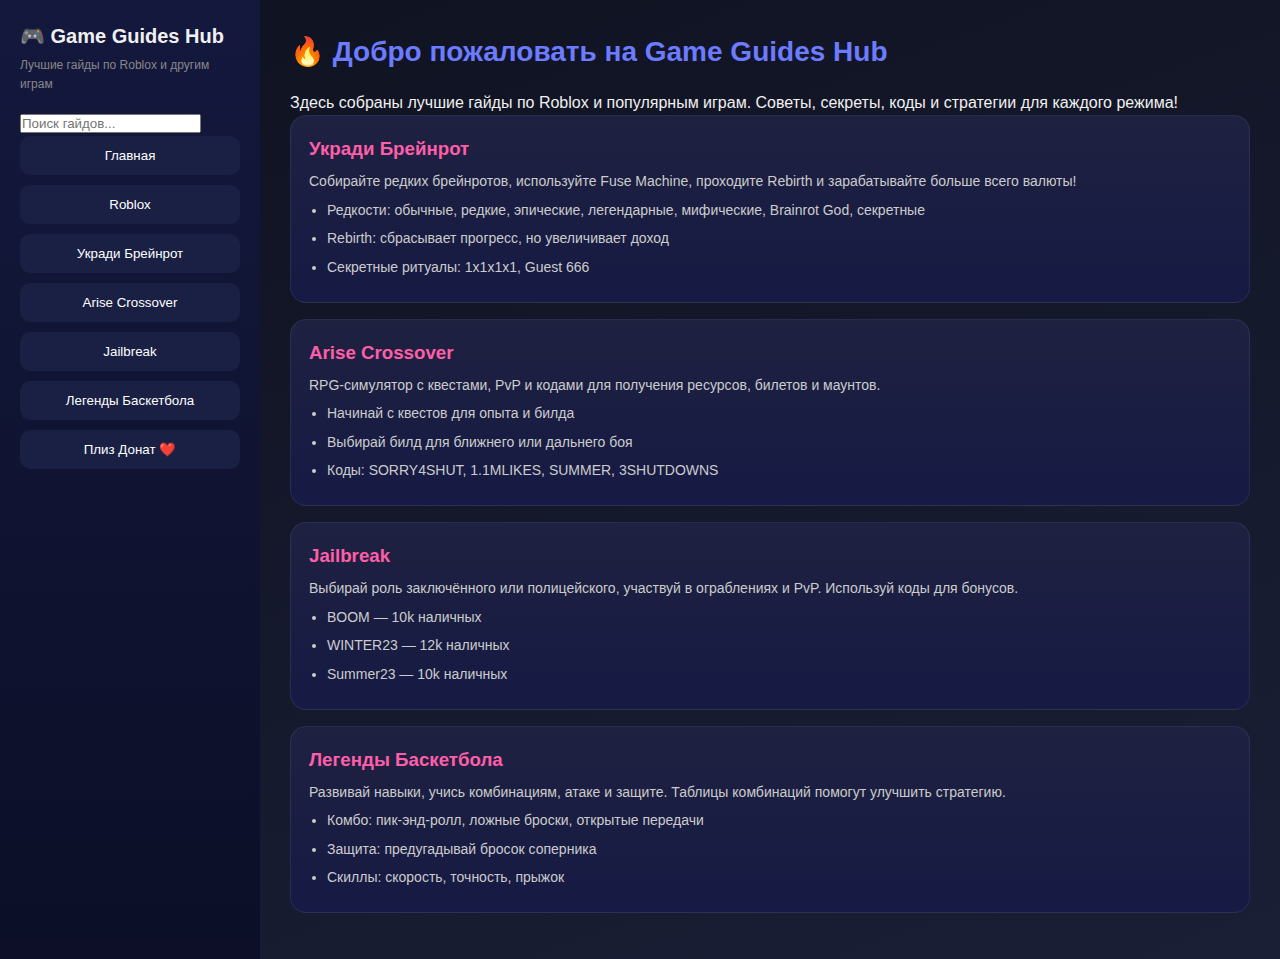
<file: index.html>
<!DOCTYPE html>
<html lang="ru">
<head>
<meta charset="UTF-8">
<meta name="viewport" content="width=device-width, initial-scale=1.0">
<title>Game Guides Hub</title>
<link rel="stylesheet" href="css/style.css">
</head>
<body>
<div class="app">
  <aside class="sidebar">
    <h1>🎮 Game Guides Hub</h1>
    <p>Лучшие гайды по Roblox и другим играм</p>

    <!-- Поиск -->
    <input type="text" id="searchInput" placeholder="Поиск гайдов..." />

    <nav>
      <button data-page="home">Главная</button>
      <button data-page="roblox">Roblox</button>
      <button data-page="brainrot">Укради Брейнрот</button>
      <button data-page="arise">Arise Crossover</button>
      <button data-page="jailbreak">Jailbreak</button>
      <button data-page="basket">Легенды Баскетбола</button>
      <button data-page="donate">Плиз Донат ❤️</button>
    </nav>
  </aside>

  <main id="content"></main>
</div>
<script src="js/app.js"></script>
</body>
</html>
</file>
<file: css/style.css>
* {margin:0;padding:0;box-sizing:border-box;}
body {
  font-family: 'Inter', sans-serif;
  background: linear-gradient(160deg, #0f1220, #1a1f36);
  color: #f0f0f0;
  line-height: 1.6;
}
.app {
  display: grid;
  grid-template-columns: 260px 1fr;
  min-height: 100vh;
}
.sidebar {
  background: linear-gradient(180deg,#14183d,#0c0f27);
  padding: 20px;
}
.sidebar h1 { font-size: 20px; margin-bottom: 4px; }
.sidebar p { font-size: 12px; color: #888; margin-bottom: 16px; }
.sidebar nav button {
  width: 100%; padding: 12px;
  margin-bottom: 10px; border:none; border-radius:10px;
  background: #1a1f44; color:#fff; cursor:pointer;
  transition:.2s;
}
.sidebar nav button:hover { background:#3b44ff; }
.page { padding: 30px; }
.page h2 { font-size:28px; margin-bottom:15px; color:#6c7bff; }
.card {
  background: linear-gradient(180deg,#1e2140,#161a44);
  border-radius:16px; padding:18px; margin-bottom:16px;
  border:1px solid rgba(255,255,255,.08);
  transition:.2s;
}
.card:hover { transform: translateY(-4px); box-shadow:0 15px 30px rgba(0,0,0,.4); }
.card h3 { margin-bottom:6px; color:#ff5ea8; }
.card p, .card ul, .card li { font-size:14px; color:#ccc; margin-bottom:6px; }
.card ul { padding-left:18px; }
</file>
